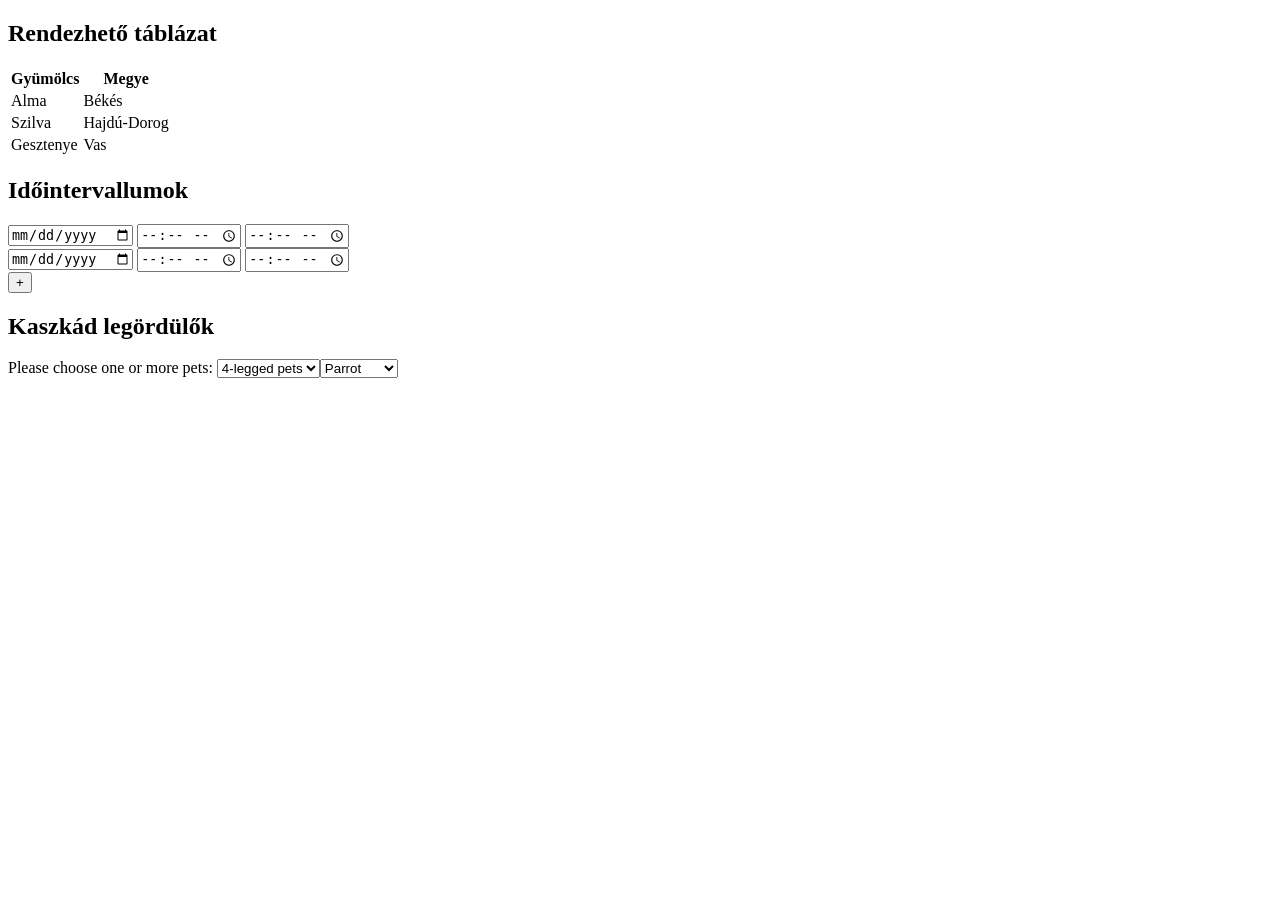
<file: Kötelezően választható tárgyak/Kliensoldali webprogramozás - IP-18KVIKWPROGEG/gy/02. Progresszív fejlesztés II/index.html>
<!DOCTYPE html>
<html lang="hu-HU">
<head>
    <meta charset="UTF-8">
    <title>Progresszív fejlesztés II.</title>

    <style>
        .wrong {
            border: 1px red solid;
        }
    </style>
</head>
<body>
<article>
    <h1>Rendezhető táblázat</h1>
    <table>
        <tr>
            <th>Gyümölcs</th>
            <th>Megye</th>
        </tr>
        <tr>
            <td>Alma</td>
            <td>Békés</td>
        </tr>
        <tr>
            <td>Szilva</td>
            <td>Hajdú-Dorog</td>
        </tr>
        <tr>
            <td>Gesztenye</td>
            <td>Vas</td>
        </tr>
    </table>
</article>

<article>
    <h1>Időintervallumok</h1>
    <form action="">
        <div class="idopont">
            <input type="date" name="datum[]">
            <input type="time" name="tol[]">
            <input type="time" name="ig[]">
        </div>
        <div class="idopont">
            <input type="date" name="datum[]">
            <input type="time" name="tol[]">
            <input type="time" name="ig[]">
        </div>
    </form>
</article>

<article>
    <h1>Kaszkád legördülők</h1>
    <label>Please choose one or more pets:
    <select name="pets">
        <optgroup label="4-legged pets">
            <option value="dog">Dog</option>
            <option value="cat">Cat</option>
            <option value="hamster">Hamster</option>
        </optgroup>
        <optgroup label="Flying pets">
            <option value="parrot">Parrot</option>
            <option value="macaw">Macaw</option>
            <option value="albatross">Albatross</option>
        </optgroup>
    </select>
    </label>
</article>


</body>
<script src='1.js'></script>
<script src='2.js'></script>
<script src='3.js'></script>
</html>
</file>
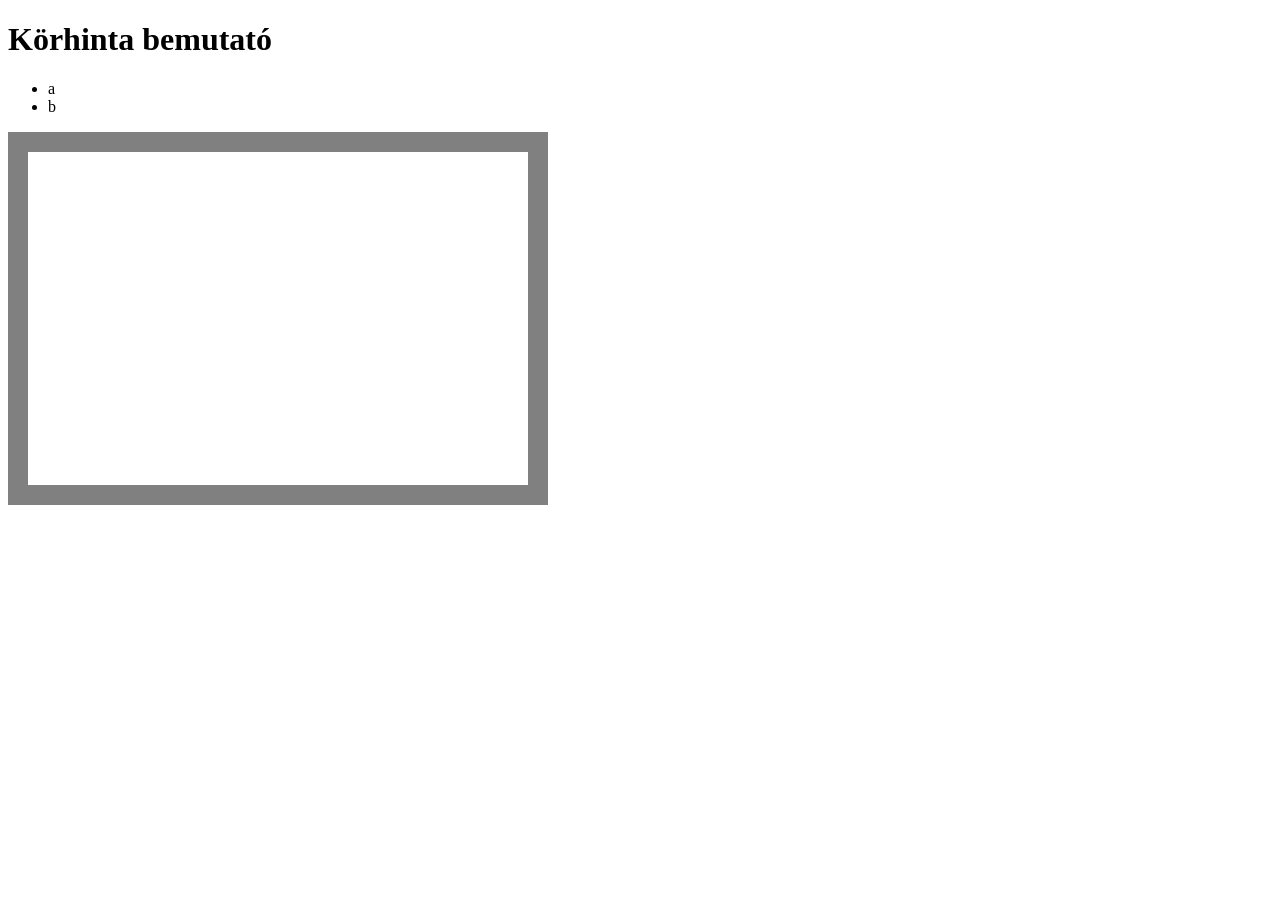
<file: Kötelezően választható tárgyak/Kliensoldali webprogramozás - IP-18KVIKWPROGEG/gy/03. Webkomponensek/image-carousel/index.html>
<!DOCTYPE html>
<html lang="en">

<head>
    <meta charset="UTF-8">
    <meta name="viewport" content="width=device-width, initial-scale=1.0">
    <title>Document</title>
</head>

<body>
<h1>Körhinta bemutató</h1>

<ul>
    <li>a</li>
    <li>b</li>
</ul>

<div is='image-carousel'>
    <ul>
        <li>
            <img src="https://images.unsplash.com/photo-1506305397377-57bf2306ae27?crop=entropy&cs=tinysrgb&fit=crop&fm=jpg&h=200&ixid=eyJhcHBfaWQiOjF9&ixlib=rb-1.2.1&q=80&w=300">
        </li>
        <li>
            <img src="https://images.unsplash.com/2/01.jpg?crop=entropy&cs=tinysrgb&fit=crop&fm=jpg&h=200&ixid=eyJhcHBfaWQiOjF9&ixlib=rb-1.2.1&q=80&w=300">
        </li>
        <li>
            <img src="https://images.unsplash.com/photo-1523100647980-c7a39cb1bcfe?crop=entropy&cs=tinysrgb&fit=crop&fm=jpg&h=200&ixid=eyJhcHBfaWQiOjF9&ixlib=rb-1.2.1&q=80&w=300">
        </li>
        <li>
            <img src="https://images.unsplash.com/photo-1428604467652-115d9d71a7f1?crop=entropy&cs=tinysrgb&fit=crop&fm=jpg&h=200&ixid=eyJhcHBfaWQiOjF9&ixlib=rb-1.2.1&q=80&w=300">
        </li>
        <li>
            <img src="https://images.unsplash.com/photo-1516259797517-9327bd50b4c0?crop=entropy&cs=tinysrgb&fit=crop&fm=jpg&h=200&ixid=eyJhcHBfaWQiOjF9&ixlib=rb-1.2.1&q=80&w=300">
        </li>
    </ul>
</div>

</body>
<script src='image-carousel.js'></script>
</html>
</file>
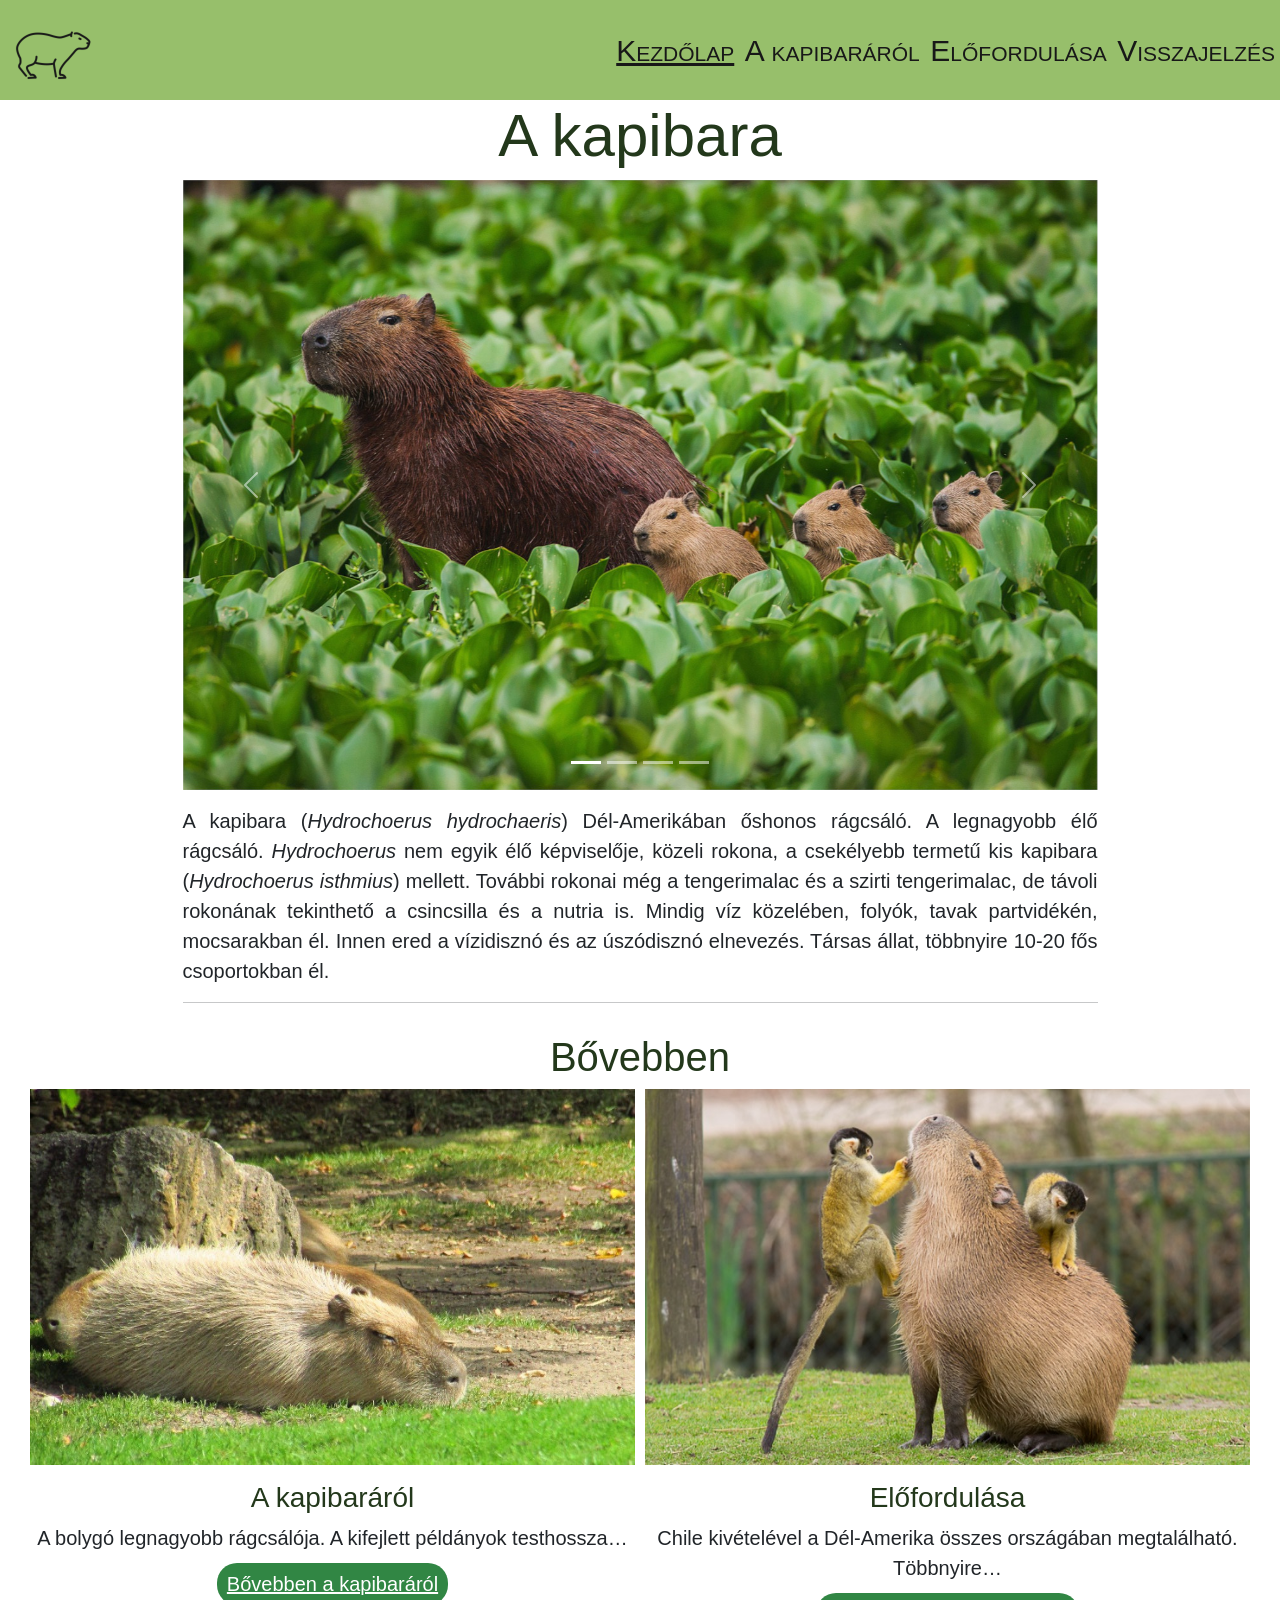
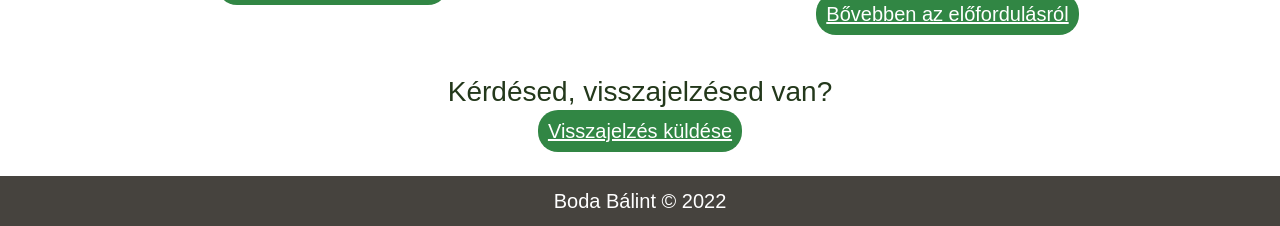
<file: Törzsanyag/2/Web-fejlesztés - IP-18WF1EG/Weblap/src/index.html>
<!DOCTYPE html>
<html lang="hu-HU">
<head>
    <!--Bootstrap-->
    <link href="https://cdn.jsdelivr.net/npm/bootstrap@5.1.3/dist/css/bootstrap.min.css" rel="stylesheet" integrity="sha384-1BmE4kWBq78iYhFldvKuhfTAU6auU8tT94WrHftjDbrCEXSU1oBoqyl2QvZ6jIW3" crossorigin="anonymous">
    <script src="https://cdn.jsdelivr.net/npm/bootstrap@5.1.3/dist/js/bootstrap.bundle.min.js" integrity="sha384-ka7Sk0Gln4gmtz2MlQnikT1wXgYsOg+OMhuP+IlRH9sENBO0LRn5q+8nbTov4+1p" crossorigin="anonymous"></script>

    <link rel="stylesheet" type="text/css" href="./css/default.css">
    <link rel="stylesheet" type="text/css" href="./css/index.css">
    <link rel="stylesheet" type="text/css" href="./css/print.css" media="print">

    <meta charset="UTF-8">
    <meta name="author" content="Boda Bálint">
    <meta name="viewport" content="width=device-width, initial-scale=1.0">

    <title>Kezdőlap - A kapibara</title>
    <link rel="icon" href="./media/images/favicon.jpg">
</head>
<body>

<nav class="out-of-bounds">
    <a href="#content">Ugrás a tartalomra</a>
</nav>

<header>
    <figure>
        <img src="./media/thumbnails/0S.png" alt="Kapibara">
    </figure>

    <nav>
        <ul>
            <li><a href="#content" id="current">Kezdőlap</a></li>
            <li><a href="./about.html">A kapibaráról</a></li>
            <li><a href="./range.html">Előfordulása</a></li>
            <li><a href="./feedback.html">Visszajelzés</a></li>
        </ul>
    </nav>
</header>

<main id="content">
    <section id="intro">
        <h1>A kapibara</h1>
        <!-- Bootstrap carousel -->
        <figure id="carousel">
            <div id="carouselExampleIndicators" class="carousel slide" data-bs-ride="carousel">
                <div class="carousel-indicators">
                    <button type="button" data-bs-target="#carouselExampleIndicators" data-bs-slide-to="0" class="active" aria-current="true" aria-label="Slide 1"></button>
                    <button type="button" data-bs-target="#carouselExampleIndicators" data-bs-slide-to="1" aria-label="Slide 2"></button>
                    <button type="button" data-bs-target="#carouselExampleIndicators" data-bs-slide-to="2" aria-label="Slide 3"></button>
                    <button type="button" data-bs-target="#carouselExampleIndicators" data-bs-slide-to="3" aria-label="Slide 4"></button>
                </div>
                <div class="carousel-inner">
                    <div class="carousel-item active">
                        <a href="./media/images/1aU.jpg"><img src="./media/thumbnails/1aUS.jpg" class="d-block w-100" alt="Egy felnőtt és három kölyök kapibara sűrű növényzetben."></a>
                    </div>
                    <div class="carousel-item">
                        <a href="./media/images/1bU.jpg"><img src="./media/thumbnails/1bUS.jpg" class="d-block w-100" alt="Egy felnőtt kapibara egy madárral a fején."></a>
                    </div>
                    <div class="carousel-item">
                        <a href="./media/images/1cU.jpg"><img src="./media/thumbnails/1cUS.jpg" class="d-block w-100" alt="Egy másik felnőtt kapibara egy madárral a fején."></a>
                    </div>
                    <div class="carousel-item">
                        <a href="./media/images/1dU.JPG"><img src="./media/thumbnails/1dUS.jpg" class="d-block w-100" alt="Egy fűben ülö felnőtt kapibara."></a>
                    </div>
                </div>
                <button class="carousel-control-prev" type="button" data-bs-target="#carouselExampleIndicators" data-bs-slide="prev">
                    <span class="carousel-control-prev-icon" aria-hidden="true"></span>
                    <span class="visually-hidden">Previous</span>
                </button>
                <button class="carousel-control-next" type="button" data-bs-target="#carouselExampleIndicators" data-bs-slide="next">
                    <span class="carousel-control-next-icon" aria-hidden="true"></span>
                    <span class="visually-hidden">Next</span>
                </button>
            </div>
        </figure>

        <div id="carousel-print">
            <img src="./media/thumbnails/1aUS.jpg" alt="Egy felnőtt és három kölyök kapibara sűrű növényzetben.">
            <img src="./media/thumbnails/1bUS.jpg" alt="Egy felnőtt kapibara egy madárral a fején.">
            <img src="./media/thumbnails/1cUS.jpg" alt="Egy felnőtt kapibara egy madárral a fején.">
            <img src="./media/thumbnails/1dUS.jpg" alt="Egy fűben fekvő felnőtt kapibara.">
        </div>

        <p>A kapibara (<i lang="la">Hydrochoerus hydrochaeris</i>) Dél-Amerikában őshonos rágcsáló. A legnagyobb élő rágcsáló. <i lang="la">Hydrochoerus</i> nem egyik élő képviselője, közeli rokona, a csekélyebb termetű kis kapibara (<i lang="la">Hydrochoerus isthmius</i>) mellett. További rokonai még a tengerimalac és a szirti tengerimalac, de távoli rokonának tekinthető a csincsilla és a nutria is. Mindig víz közelében, folyók, tavak partvidékén, mocsarakban él. Innen ered a vízidisznó és az úszódisznó elnevezés. Társas állat, többnyire 10-20 fős csoportokban él.</p>
    </section>

    <hr>

    <section class="next">
        <h2>Bővebben</h2>

        <div class="flex">
            <article>
                <figure>
                    <a href="./media/images/1fU.jpg"><img src="./media/thumbnails/1fUS.jpg" alt="Alvó kapibarák."></a>
                </figure>

                <h3>A kapibaráról</h3>
                <p>A bolygó legnagyobb rágcsálója. A kifejlett példányok testhossza…</p>
                <p><a href="./about.html" class="next-link">Bővebben a kapibaráról</a></p>
            </article>

            <article>
                <figure>
                    <a href="./media/images/1gU.jpg"><img src="./media/thumbnails/1gUS.jpg" alt="Kapibara és két majom."></a>
                </figure>

                <h3>Előfordulása</h3>
                <p>Chile kivételével a Dél-Amerika összes országában megtalálható. Többnyire…</p>
                <p><a href="./range.html" class="next-link">Bővebben az előfordulásról</a></p>
            </article>
        </div>

        <article id="feedback-article">
            <h3>Kérdésed, visszajelzésed van?</h3>
            <p><a href="./feedback.html" class="next-link">Visszajelzés küldése</a></p>
        </article>
    </section>
</main>

<footer>
    <p>Boda Bálint © 2022</p>
</footer>

</body>
</html>
</file>
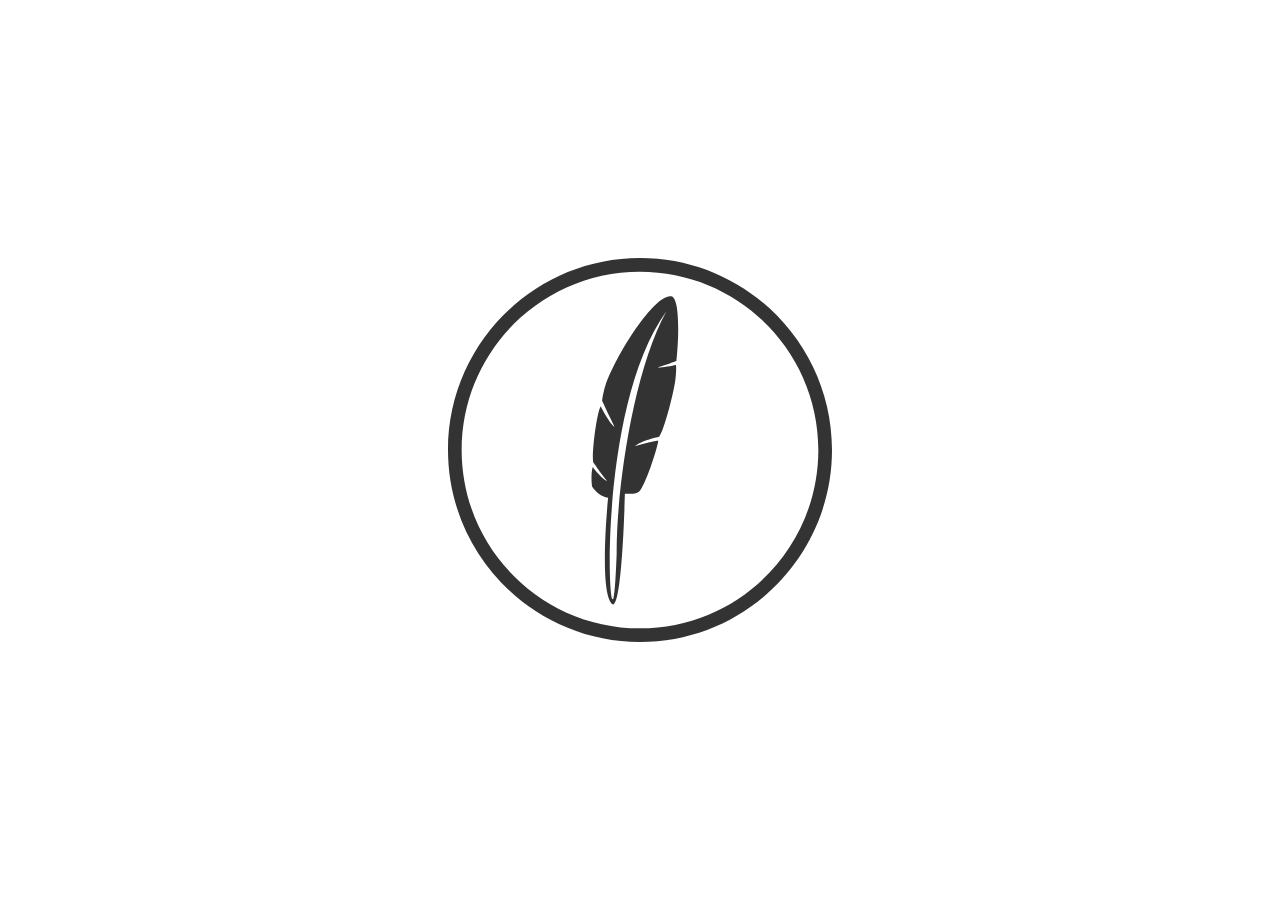
<file: Kötelezően választható tárgyak/Kliensoldali webprogramozás - IP-18KVIKWPROGEG/bead/2-react-surveys/rest-api/public/index.html>
<!DOCTYPE html>
<html lang="en">
  <head>
    <title>rest-api</title>
    <meta name="description" content="REST API for wizard home assigment">
    <meta name="viewport" content="width=device-width, initial-scale=1">
    <style>
      * {
        margin: 0;
        padding: 0;
        box-sizing: border-box;
      }

      html {
        height: 100%;
      }

      body {
        min-height: 100%;
        display: flex;
        align-items: center;
      }

      img.logo {
        display: block;
        margin: auto auto;
        width: 30%;
        max-width: 100%;
        max-height: 100%;
      }
    </style>
  </head>
  <body>
    <img class="logo" src="[data-uri]" />
  </body>
</html>
</file>
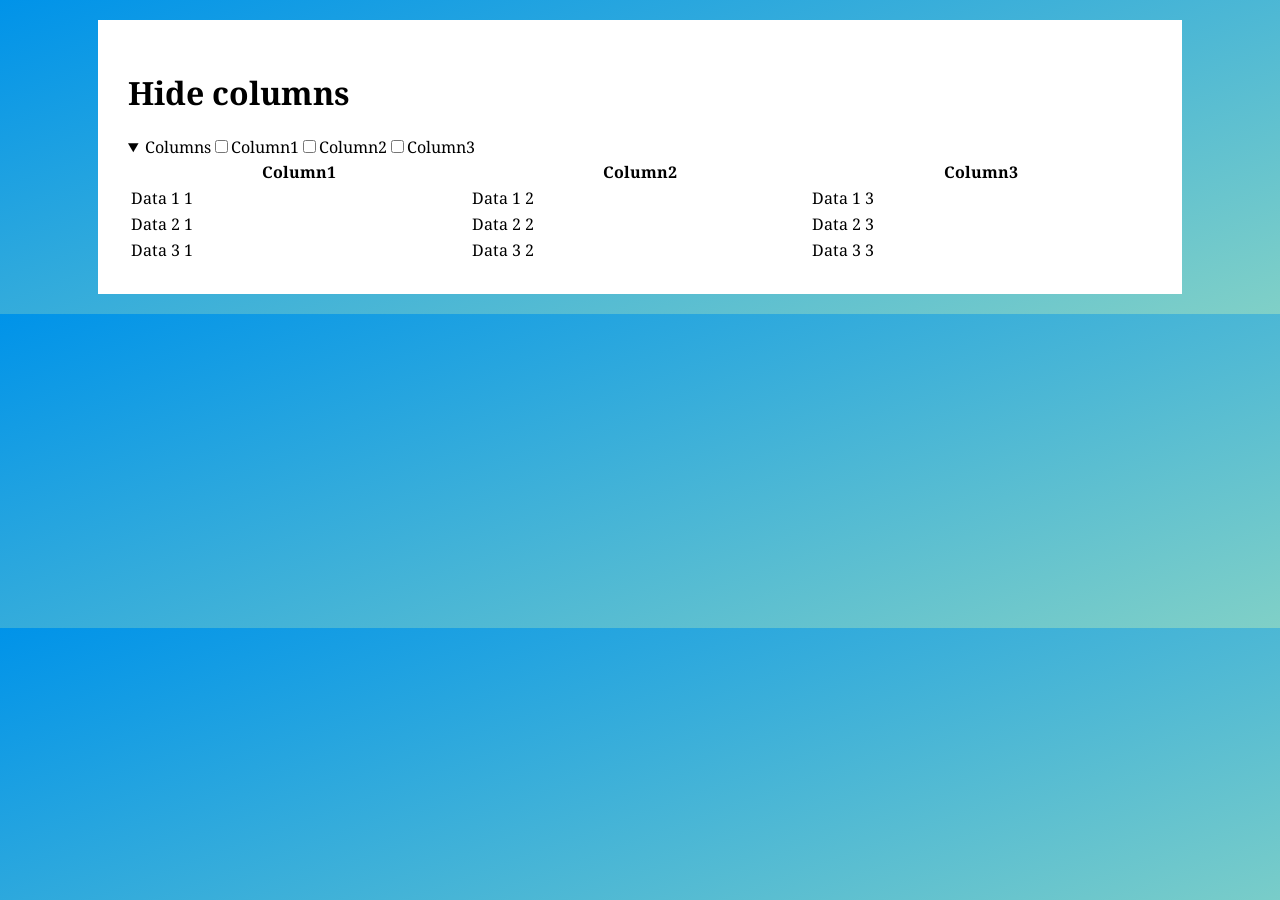
<file: Kötelezően választható tárgyak/Kliensoldali webprogramozás - IP-18KVIKWPROGEG/zh/csoport/csoport-zh-2023-1/2-hide-columns/index.html>
<!DOCTYPE html>
<html lang="en">
<head>
  <meta charset="UTF-8">
  <meta http-equiv="X-UA-Compatible" content="IE=edge">
  <meta name="viewport" content="width=device-width, initial-scale=1.0">
  <title>Hide columns</title>
  <link href="https://fonts.googleapis.com/css?family=Noto+Serif:r,i,b,bi&subset=latin-ext" rel="stylesheet">
  <link rel="stylesheet" href="index.css">
</head>
<body>
  <h1>Hide columns</h1>

  <template id="columns-template">
    <caption>
      <details open>
        <summary>Columns</summary>
      </details>
    </caption>
  </template>
  <table>
    <thead>
      <tr>
        <th>Column1</th>
        <th>Column2</th>
        <th>Column3</th>
      </tr>
    </thead>
    <tbody>
      <tr>
        <td>Data 1 1</td>
        <td>Data 1 2</td>
        <td>Data 1 3</td>
      </tr>
      <tr>
        <td>Data 2 1</td>
        <td>Data 2 2</td>
        <td>Data 2 3</td>
      </tr>
      <tr>
        <td>Data 3 1</td>
        <td>Data 3 2</td>
        <td>Data 3 3</td>
      </tr>
    </tbody>
  </table>

  <script src="index.js"></script>
</body>
</html>
</file>
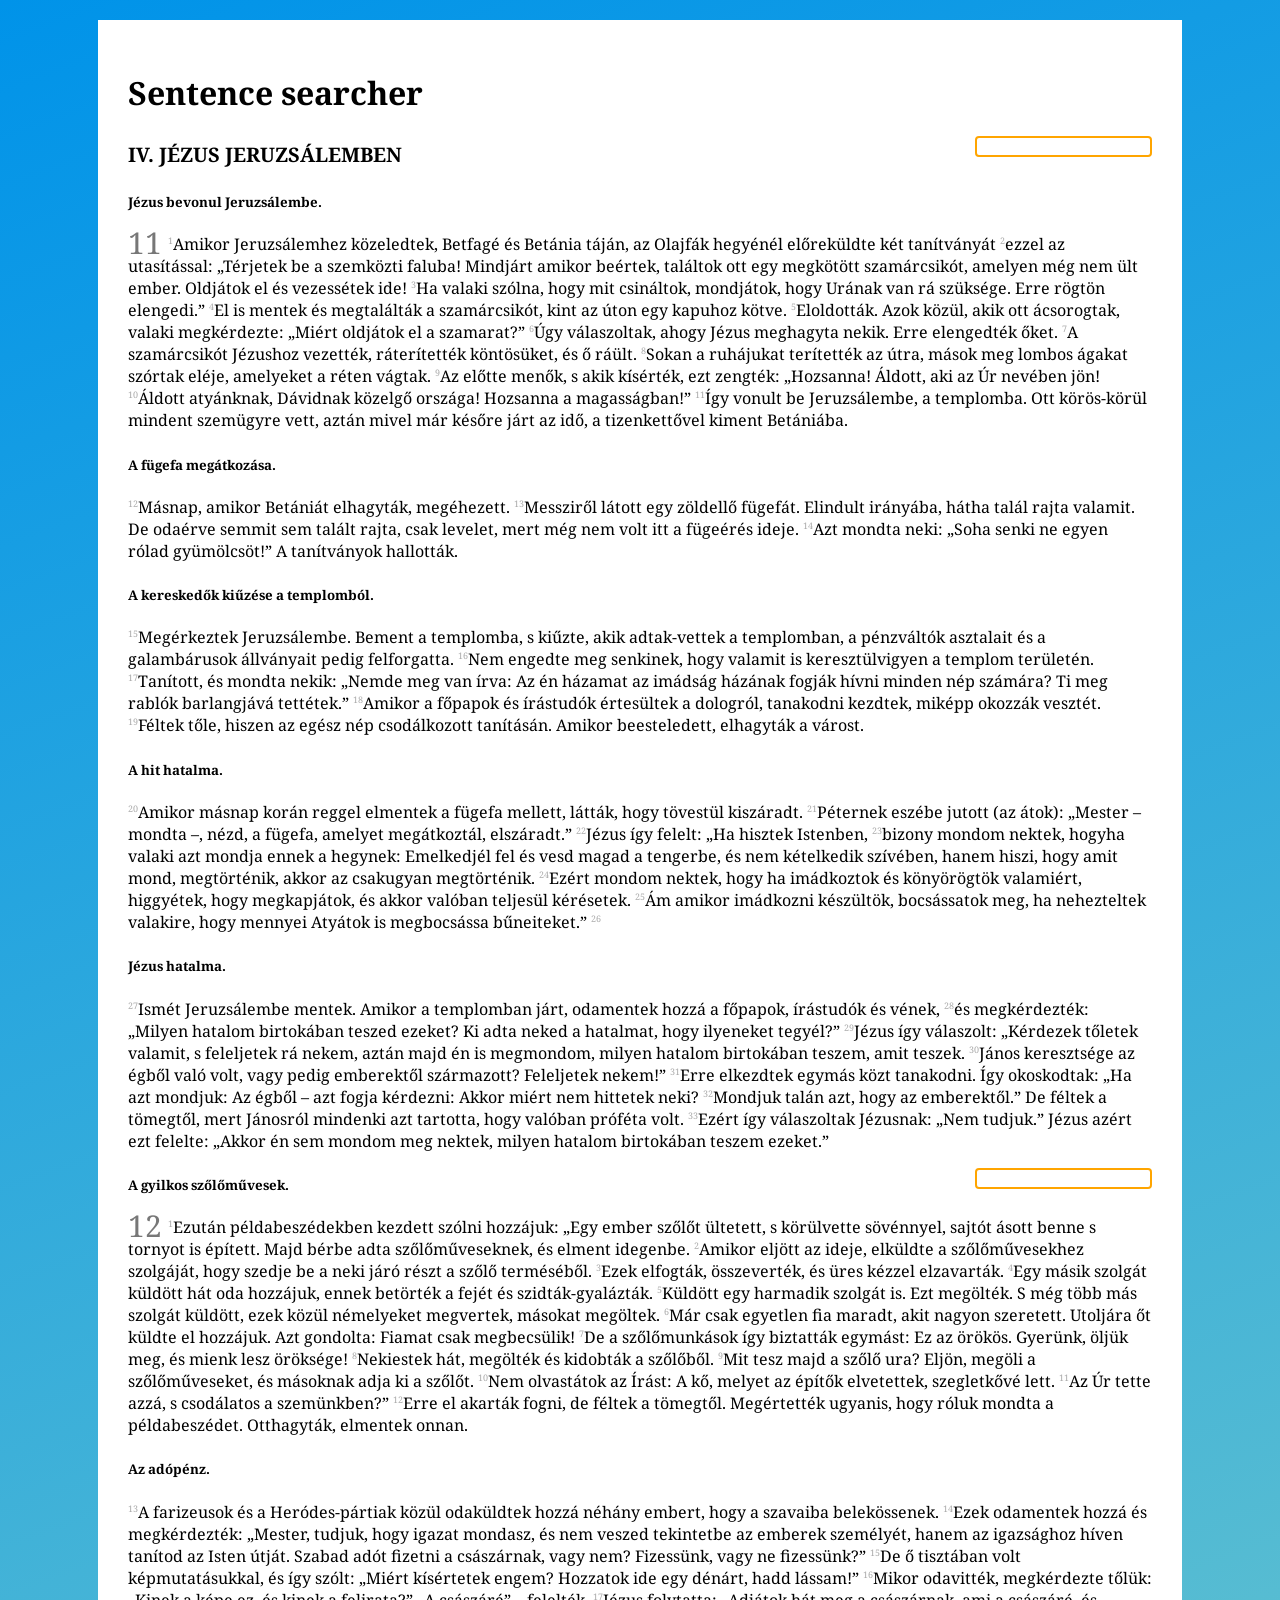
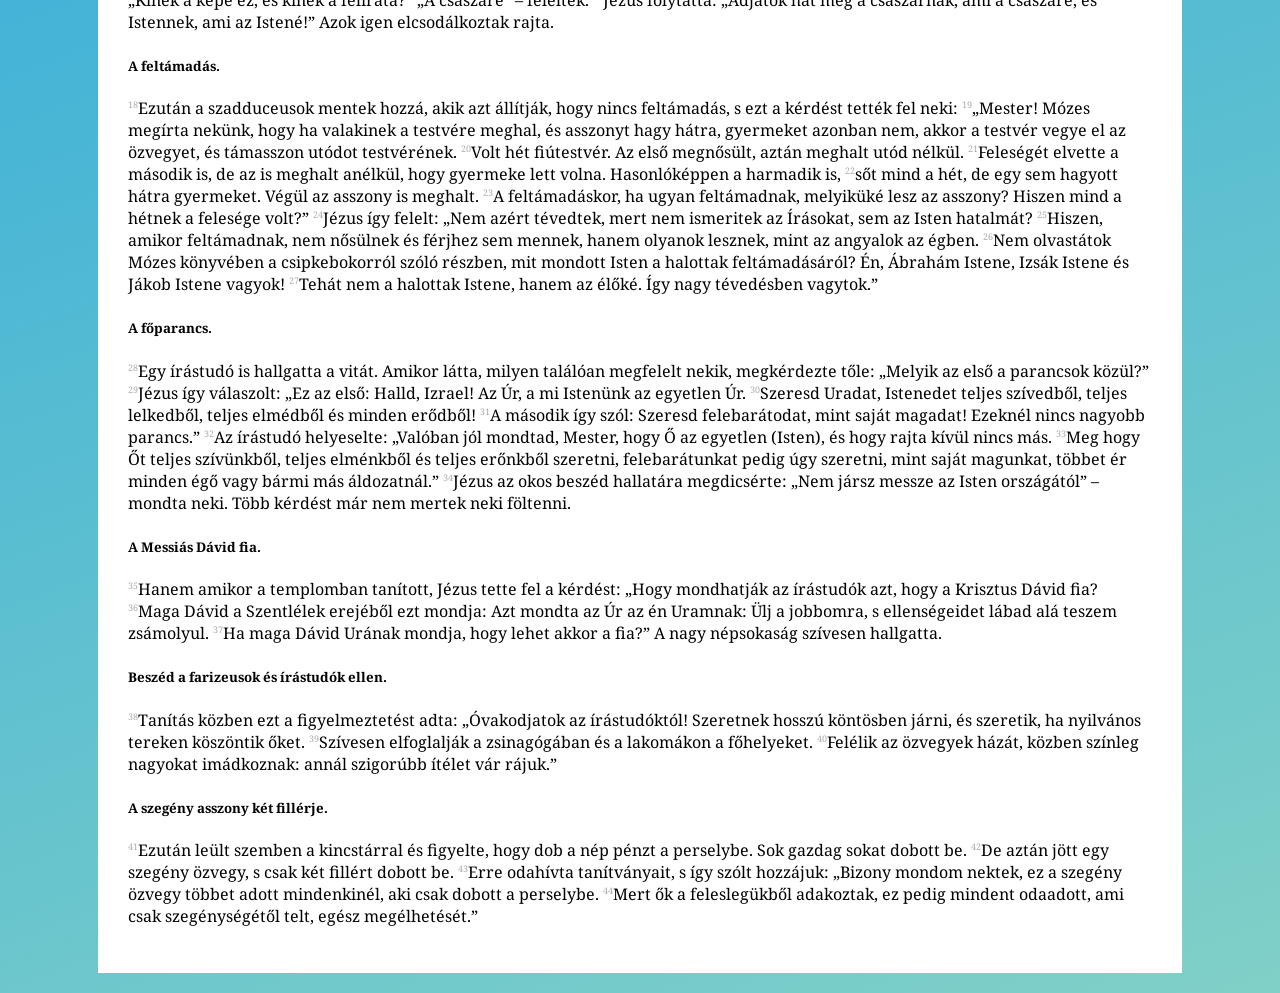
<file: Kötelezően választható tárgyak/Kliensoldali webprogramozás - IP-18KVIKWPROGEG/zh/csoport/csoport-zh-2023-1/3-sentence-searcher/index.html>
<!DOCTYPE html>
<html lang="en">

<head>
  <meta charset="UTF-8">
  <meta http-equiv="X-UA-Compatible" content="IE=edge">
  <meta name="viewport" content="width=device-width, initial-scale=1.0">
  <title>Sentence searcher</title>
  <link href="https://fonts.googleapis.com/css?family=Noto+Serif:r,i,b,bi&subset=latin-ext" rel="stylesheet">
  <link rel="stylesheet" href="index.css">
</head>

<body>
  <h1>Sentence searcher</h1>
  <section is="sentence-searcher">
    <h2>
      <small>IV. JÉZUS JERUZSÁLEMBEN</small>
    </h2>
    <h4>
      <small>Jézus bevonul Jeruzsálembe.</small>
    </h4>
    <p>
      <span class="text-muted numchapter">11</span>
      <span class="text-muted numv"><sup>1</sup></span>Amikor Jeruzsálemhez közeledtek, Betfagé és Betánia táján, az
      Olajfák hegyénél előreküldte két tanítványát

      <span class="text-muted numv"><sup>2</sup></span>ezzel az utasítással: „Térjetek be a szemközti faluba! Mindjárt
      amikor beértek, találtok ott egy megkötött szamárcsikót, amelyen még nem ült ember. Oldjátok el és vezessétek ide!

      <span class="text-muted numv"><sup>3</sup></span>Ha valaki szólna, hogy mit csináltok, mondjátok, hogy Urának van
      rá
      szüksége. Erre rögtön elengedi.”

      <span class="text-muted numv"><sup>4</sup></span>El is mentek és megtalálták a szamárcsikót, kint az úton egy
      kapuhoz kötve.

      <span class="text-muted numv"><sup>5</sup></span>Eloldották. Azok közül, akik ott ácsorogtak, valaki megkérdezte:
      „Miért oldjátok el a szamarat?”

      <span class="text-muted numv"><sup>6</sup></span>Úgy válaszoltak, ahogy Jézus meghagyta nekik. Erre elengedték
      őket.

      <span class="text-muted numv"><sup>7</sup></span>A szamárcsikót Jézushoz vezették, ráterítették köntösüket, és ő
      ráült.

      <span class="text-muted numv"><sup>8</sup></span>Sokan a ruhájukat terítették az útra, mások meg lombos ágakat
      szórtak eléje, amelyeket a réten vágtak.

      <span class="text-muted numv"><sup>9</sup></span>Az előtte menők, s akik kísérték, ezt zengték: „Hozsanna! Áldott,
      aki az Úr nevében jön!

      <span class="text-muted numv"><sup>10</sup></span>Áldott atyánknak, Dávidnak közelgő országa! Hozsanna a
      magasságban!”

      <span class="text-muted numv"><sup>11</sup></span>Így vonult be Jeruzsálembe, a templomba. Ott körös-körül mindent
      szemügyre vett, aztán mivel már későre járt az idő, a tizenkettővel kiment Betániába.
    </p>
    <h4 id="heading_20201101200_3">
      <small>A fügefa megátkozása.</small>
    </h4>
    <p>
      <span class="text-muted numv"><sup>12</sup></span>Másnap, amikor Betániát elhagyták, megéhezett.

      <span class="text-muted numv"><sup>13</sup></span>Messziről látott egy zöldellő fügefát. Elindult irányába, hátha
      talál rajta valamit. De odaérve semmit sem talált rajta, csak levelet, mert még nem volt itt a fügeérés ideje.

      <span class="text-muted numv"><sup>14</sup></span>Azt mondta neki: „Soha senki ne egyen rólad gyümölcsöt!” A
      tanítványok hallották.
    </p>

    <h4 id="heading_20201101500_3">
      <small>A kereskedők kiűzése a templomból.</small>
    </h4>
    <p>
      <span class="text-muted numv"><sup>15</sup></span>Megérkeztek Jeruzsálembe. Bement a templomba, s kiűzte, akik
      adtak-vettek a templomban, a pénzváltók asztalait és a galambárusok állványait pedig felforgatta.

      <span class="text-muted numv"><sup>16</sup></span>Nem engedte meg senkinek, hogy valamit is keresztülvigyen a
      templom területén.

      <span class="text-muted numv"><sup>17</sup></span>Tanított, és mondta nekik: „Nemde meg van írva: Az én házamat az
      imádság házának fogják hívni minden nép számára? Ti meg rablók barlangjává tettétek.”

      <span class="text-muted numv"><sup>18</sup></span>Amikor a főpapok és írástudók értesültek a dologról, tanakodni
      kezdtek, miképp okozzák vesztét.

      <span class="text-muted numv"><sup>19</sup></span>Féltek tőle, hiszen az egész nép csodálkozott tanításán. Amikor
      beesteledett, elhagyták a várost.
    </p>
    <h4 id="heading_20201102000_3">
      <small>A hit hatalma.</small>
    </h4>
    <p>
      <span class="text-muted numv"><sup>20</sup></span>Amikor másnap korán reggel elmentek a fügefa mellett, látták,
      hogy
      tövestül kiszáradt.

      <span class="text-muted numv"><sup>21</sup></span>Péternek eszébe jutott (az átok): „Mester – mondta –, nézd, a
      fügefa, amelyet megátkoztál, elszáradt.”

      <span class="text-muted numv"><sup>22</sup></span>Jézus így felelt: „Ha hisztek Istenben,

      <span class="text-muted numv"><sup>23</sup></span>bizony mondom nektek, hogyha valaki azt mondja ennek a hegynek:
      Emelkedjél fel és vesd magad a tengerbe, és nem kételkedik szívében, hanem hiszi, hogy amit mond, megtörténik,
      akkor
      az csakugyan megtörténik.

      <span class="text-muted numv"><sup>24</sup></span>Ezért mondom nektek, hogy ha imádkoztok és könyörögtök
      valamiért,
      higgyétek, hogy megkapjátok, és akkor valóban teljesül kérésetek.

      <span class="text-muted numv"><sup>25</sup></span>Ám amikor imádkozni készültök, bocsássatok meg, ha nehezteltek
      valakire, hogy mennyei Atyátok is megbocsássa bűneiteket.”

      <span class="text-muted numv"><sup>26</sup></span>
    </p>

    <h4 id="heading_20201102700_3">
      <small>Jézus hatalma.</small>
    </h4>
    <p>
      <span class="text-muted numv"><sup>27</sup></span>Ismét Jeruzsálembe mentek. Amikor a templomban járt, odamentek
      hozzá a főpapok, írástudók és vének,

      <span class="text-muted numv"><sup>28</sup></span>és megkérdezték: „Milyen hatalom birtokában teszed ezeket? Ki
      adta
      neked a hatalmat, hogy ilyeneket tegyél?”

      <span class="text-muted numv"><sup>29</sup></span>Jézus így válaszolt: „Kérdezek tőletek valamit, s feleljetek rá
      nekem, aztán majd én is megmondom, milyen hatalom birtokában teszem, amit teszek.

      <span class="text-muted numv"><sup>30</sup></span>János keresztsége az égből való volt, vagy pedig emberektől
      származott? Feleljetek nekem!”

      <span class="text-muted numv"><sup>31</sup></span>Erre elkezdtek egymás közt tanakodni. Így okoskodtak: „Ha azt
      mondjuk: Az égből – azt fogja kérdezni: Akkor miért nem hittetek neki?

      <span class="text-muted numv"><sup>32</sup></span>Mondjuk talán azt, hogy az emberektől.” De féltek a tömegtől,
      mert
      Jánosról mindenki azt tartotta, hogy valóban próféta volt.

      <span class="text-muted numv"><sup>33</sup></span>Ezért így válaszoltak Jézusnak: „Nem tudjuk.” Jézus azért ezt
      felelte: „Akkor én sem mondom meg nektek, milyen hatalom birtokában teszem ezeket.”

    </p>
  </section>
  <section is="sentence-searcher">
    <h4 id="heading_20201200100_3">
      <small>A gyilkos szőlőművesek.</small>
    </h4>
    <p>
      <span class="text-muted numchapter">12</span>
      <span class="text-muted numv"><sup>1</sup></span>Ezután példabeszédekben kezdett szólni hozzájuk: „Egy ember
      szőlőt
      ültetett, s körülvette sövénnyel, sajtót ásott benne s tornyot is épített. Majd bérbe adta szőlőműveseknek, és
      elment idegenbe.

      <span class="text-muted numv"><sup>2</sup></span>Amikor eljött az ideje, elküldte a szőlőművesekhez szolgáját,
      hogy
      szedje be a neki járó részt a szőlő terméséből.

      <span class="text-muted numv"><sup>3</sup></span>Ezek elfogták, összeverték, és üres kézzel elzavarták.

      <span class="text-muted numv"><sup>4</sup></span>Egy másik szolgát küldött hát oda hozzájuk, ennek betörték a
      fejét
      és szidták-gyalázták.

      <span class="text-muted numv"><sup>5</sup></span>Küldött egy harmadik szolgát is. Ezt megölték. S még több más
      szolgát küldött, ezek közül némelyeket megvertek, másokat megöltek.

      <span class="text-muted numv"><sup>6</sup></span>Már csak egyetlen fia maradt, akit nagyon szeretett. Utoljára őt
      küldte el hozzájuk. Azt gondolta: Fiamat csak megbecsülik!

      <span class="text-muted numv"><sup>7</sup></span>De a szőlőmunkások így biztatták egymást: Ez az örökös. Gyerünk,
      öljük meg, és mienk lesz öröksége!

      <span class="text-muted numv"><sup>8</sup></span>Nekiestek hát, megölték és kidobták a szőlőből.

      <span class="text-muted numv"><sup>9</sup></span>Mit tesz majd a szőlő ura? Eljön, megöli a szőlőműveseket, és
      másoknak adja ki a szőlőt.

      <span class="text-muted numv"><sup>10</sup></span>Nem olvastátok az Írást: A kő, melyet az építők elvetettek,
      szegletkővé lett.

      <span class="text-muted numv"><sup>11</sup></span>Az Úr tette azzá, s csodálatos a szemünkben?”

      <span class="text-muted numv"><sup>12</sup></span>Erre el akarták fogni, de féltek a tömegtől. Megértették
      ugyanis,
      hogy róluk mondta a példabeszédet. Otthagyták, elmentek onnan.
    </p>
    <h4 id="heading_20201201300_3">
      <small>Az adópénz.</small>
    </h4>
    <p>
      <span class="text-muted numv"><sup>13</sup></span>A farizeusok és a Heródes-pártiak közül odaküldtek hozzá néhány
      embert, hogy a szavaiba belekössenek.

      <span class="text-muted numv"><sup>14</sup></span>Ezek odamentek hozzá és megkérdezték: „Mester, tudjuk, hogy
      igazat
      mondasz, és nem veszed tekintetbe az emberek személyét, hanem az igazsághoz híven tanítod az Isten útját. Szabad
      adót fizetni a császárnak, vagy nem? Fizessünk, vagy ne fizessünk?”

      <span class="text-muted numv"><sup>15</sup></span>De ő tisztában volt képmutatásukkal, és így szólt: „Miért
      kísértetek engem? Hozzatok ide egy dénárt, hadd lássam!”

      <span class="text-muted numv"><sup>16</sup></span>Mikor odavitték, megkérdezte tőlük: „Kinek a képe ez, és kinek a
      felirata?” „A császáré” – felelték.

      <span class="text-muted numv"><sup>17</sup></span>Jézus folytatta: „Adjátok hát meg a császárnak, ami a császáré,
      és
      Istennek, ami az Istené!” Azok igen elcsodálkoztak rajta.
    </p>
    <h4 id="heading_20201201800_3">
      <small>A feltámadás.</small>
    </h4>
    <p>
      <span class="text-muted numv"><sup>18</sup></span>Ezután a szadduceusok mentek hozzá, akik azt állítják, hogy
      nincs
      feltámadás, s ezt a kérdést tették fel neki:

      <span class="text-muted numv"><sup>19</sup></span>„Mester! Mózes megírta nekünk, hogy ha valakinek a testvére
      meghal, és asszonyt hagy hátra, gyermeket azonban nem, akkor a testvér vegye el az özvegyet, és támasszon utódot
      testvérének.

      <span class="text-muted numv"><sup>20</sup></span>Volt hét fiútestvér. Az első megnősült, aztán meghalt utód
      nélkül.

      <span class="text-muted numv"><sup>21</sup></span>Feleségét elvette a második is, de az is meghalt anélkül, hogy
      gyermeke lett volna. Hasonlóképpen a harmadik is,

      <span class="text-muted numv"><sup>22</sup></span>sőt mind a hét, de egy sem hagyott hátra gyermeket. Végül az
      asszony is meghalt.

      <span class="text-muted numv"><sup>23</sup></span>A feltámadáskor, ha ugyan feltámadnak, melyiküké lesz az
      asszony?
      Hiszen mind a hétnek a felesége volt?”

      <span class="text-muted numv"><sup>24</sup></span>Jézus így felelt: „Nem azért tévedtek, mert nem ismeritek az
      Írásokat, sem az Isten hatalmát?

      <span class="text-muted numv"><sup>25</sup></span>Hiszen, amikor feltámadnak, nem nősülnek és férjhez sem mennek,
      hanem olyanok lesznek, mint az angyalok az égben.

      <span class="text-muted numv"><sup>26</sup></span>Nem olvastátok Mózes könyvében a csipkebokorról szóló részben,
      mit
      mondott Isten a halottak feltámadásáról? Én, Ábrahám Istene, Izsák Istene és Jákob Istene vagyok!

      <span class="text-muted numv"><sup>27</sup></span>Tehát nem a halottak Istene, hanem az élőké. Így nagy tévedésben
      vagytok.”
    </p>
    <h4 id="heading_20201202800_3">
      <small>A főparancs.</small>
    </h4>
    <p>
      <span class="text-muted numv"><sup>28</sup></span>Egy írástudó is hallgatta a vitát. Amikor látta, milyen találóan
      megfelelt nekik, megkérdezte tőle: „Melyik az első a parancsok közül?”

      <span class="text-muted numv"><sup>29</sup></span>Jézus így válaszolt: „Ez az első: Halld, Izrael! Az Úr, a mi
      Istenünk az egyetlen Úr.

      <span class="text-muted numv"><sup>30</sup></span>Szeresd Uradat, Istenedet teljes szívedből, teljes lelkedből,
      teljes elmédből és minden erődből!

      <span class="text-muted numv"><sup>31</sup></span>A második így szól: Szeresd felebarátodat, mint saját magadat!
      Ezeknél nincs nagyobb parancs.”

      <span class="text-muted numv"><sup>32</sup></span>Az írástudó helyeselte: „Valóban jól mondtad, Mester, hogy Ő az
      egyetlen (Isten), és hogy rajta kívül nincs más.

      <span class="text-muted numv"><sup>33</sup></span>Meg hogy Őt teljes szívünkből, teljes elménkből és teljes
      erőnkből
      szeretni, felebarátunkat pedig úgy szeretni, mint saját magunkat, többet ér minden égő­ vagy bármi más
      áldozatnál.”

      <span class="text-muted numv"><sup>34</sup></span>Jézus az okos beszéd hallatára megdicsérte: „Nem jársz messze az
      Isten országától” – mondta neki. Több kérdést már nem mertek neki föltenni.
    </p>
    <h4 id="heading_20201203500_3">
      <small>A Messiás Dávid fia.</small>
    </h4>
    <p>
      <span class="text-muted numv"><sup>35</sup></span>Hanem amikor a templomban tanított, Jézus tette fel a kérdést:
      „Hogy mondhatják az írástudók azt, hogy a Krisztus Dávid fia?

      <span class="text-muted numv"><sup>36</sup></span>Maga Dávid a Szentlélek erejéből ezt mondja: Azt mondta az Úr az
      én Uramnak: Ülj a jobbomra, s ellenségeidet lábad alá teszem zsámolyul.

      <span class="text-muted numv"><sup>37</sup></span>Ha maga Dávid Urának mondja, hogy lehet akkor a fia?” A nagy
      népsokaság szívesen hallgatta.
    </p>
    <h4 id="heading_20201203800_3">
      <small>Beszéd a farizeusok és írástudók ellen.</small>
    </h4>
    <p>
      <span class="text-muted numv"><sup>38</sup></span>Tanítás közben ezt a figyelmeztetést adta: „Óvakodjatok az
      írástudóktól! Szeretnek hosszú köntösben járni, és szeretik, ha nyilvános tereken köszöntik őket.

      <span class="text-muted numv"><sup>39</sup></span>Szívesen elfoglalják a zsinagógában és a lakomákon a főhelyeket.

      <span class="text-muted numv"><sup>40</sup></span>Felélik az özvegyek házát, közben színleg nagyokat imádkoznak:
      annál szigorúbb ítélet vár rájuk.”
    </p>
    <h4 id="heading_20201204100_3">
      <small>A szegény asszony két fillérje.</small>
    </h4>
    <p>
      <span class="text-muted numv"><sup>41</sup></span>Ezután leült szemben a kincstárral és figyelte, hogy dob a nép
      pénzt a perselybe. Sok gazdag sokat dobott be.

      <span class="text-muted numv"><sup>42</sup></span>De aztán jött egy szegény özvegy, s csak két fillért dobott be.

      <span class="text-muted numv"><sup>43</sup></span>Erre odahívta tanítványait, s így szólt hozzájuk: „Bizony mondom
      nektek, ez a szegény özvegy többet adott mindenkinél, aki csak dobott a perselybe.

      <span class="text-muted numv"><sup>44</sup></span>Mert ők a feleslegükből adakoztak, ez pedig mindent odaadott,
      ami
      csak szegénységétől telt, egész megélhetését.”
    </p>

  </section>

  <script src="index.js"></script>
</body>

</html>
</file>
<file: Törzsanyag/2/Web-fejlesztés - IP-18WF1EG/Weblap/src/css/default.css>
img {
    width: 100%;
}

/* out-of-bounds */
.out-of-bounds {
    position: absolute;
    left: -5000px
}

.out-of-bounds a:focus {
    position: static;
    background-color: white;
}

body {
    font-family: Arial, Verdana, sans-serif;
    text-align: justify;
    font-size: 1.25em;
}

main {
    margin-left: 30px;
    margin-right: 30px;
}

footer {
    margin-top: 30px;
    display: flex;
    background: #46433e;
    color: white;
    bottom: 0;
    align-items: center;
    justify-content: center;
    width: 100%;
    height: 50px;
}

footer p {
	margin: 0;
}


/* a */
a {
    color: #297e2e;
}

a:visited {
    color: #18381a;
}

a:hover {
    color: #5bab60;
}


/*header*/
header {
    opacity: 0.9;
    width: 100%;
    background: #8cb95b;
    align-items: center;
    display: flex;
    justify-content: space-between;
}

header nav ul {
    text-align: right;
    margin-bottom: 0;
}

header nav ul li {
    list-style-type: none;
    display: inline;
    font-size: 1.5em;
    font-variant: small-caps;
    padding-right: 5px;
}

header img{
    width: 100px;
    height: 100px;
}

header figure {
    margin: 0;
}

header nav ul a, header nav ul a:visited {
    text-decoration: none;
    color: black;
}

header nav ul a:hover {
    color: #18381a;
}

header nav ul a#current {
    text-decoration: underline;
}

/* headings */
h1 {
    text-align: center;
    font-size: 3em;
    color: #23381b;
}

h2 {
    text-align: center;
    font-size: 2em;
    color: #23381b;
}

h3 {
    color: #23381b;
}

/* next */
a.next-link {
    color:white;
    background: #318644;
    padding: 10px;
    border-radius: 20px;
}

a:visited.next-link {
    color: white;
    background: #23381b;
}
a:hover.next-link {
    color: lightgray;
}

section.next {
    margin-top: 30px;
    text-align: center;
}

section.next h2 {
    text-align: center;
}
</file>
<file: Törzsanyag/2/Web-fejlesztés - IP-18WF1EG/Weblap/src/css/index.css>
section#intro figure, section#intro p, hr {
    width: 75%;
    margin-left: auto;
    margin-right: auto;
}

div.flex {
    display: flex;
    justify-content: space-evenly;
    gap: 10px;
}

section.next article {
    text-align: center;
}

section.next article#feedback-article {
    margin-top: 30px;
}

#carousel-print {
    display: none;
}

@media only screen and (max-width: 1023px) {
    #intro {
        width: 100%;
        margin-left: 0;
        margin-right: 0;
    }

    main {
        margin-left: 15px;
        margin-right: 15px;
    }
}

@media only screen and (max-width: 767px) {
    .flex {
        flex-direction: column;
    }
}
</file>
<file: Törzsanyag/2/Web-fejlesztés - IP-18WF1EG/Weblap/src/css/print.css>
#carousel-print {
    display: flex;
}

#carousel-print img {
    width: 25%;
}

#carousel {
    display: none;
}

section#intro p {
    margin: 0;
    width: 100%;
}

section#next {
    display: none;
}

div#video {
    display: none;
}

#aside-div aside {
    min-width: 100%;
    max-width: 100%;
    width: 100%;
    float: none;
    margin-right: auto;
    margin-left: auto;
    padding: 0;
    border: #080404 1px solid;
    page-break-after: always;
}

header {
    display: none;
}

h1, h2, h3, a {
    text-shadow: none;
    color: black;
}

img {
    width: 50%;
}

.next {
    display: none;
}

input[type=text], input[type=email] {
    border: 2px solid black;
    border-radius: 5px;
}
</file>
<file: Kötelezően választható tárgyak/Kliensoldali webprogramozás - IP-18KVIKWPROGEG/zh/csoport/csoport-zh-2023-1/2-hide-columns/index.css>
html {
  background-color: #0093E9;
  background-image: linear-gradient(160deg, #0093E9 0%, #80D0C7 100%);
  
}
body {
  font-family: 'Noto Serif', serif;
  max-width: 80%;
  margin: 20px auto;
  background-color: white;
  padding: 30px;
}

table {
  width: 100%;
}
table caption {
  width: 100%;
  text-align: left;
}
.hide {
  display: none;
}
</file>
<file: Kötelezően választható tárgyak/Kliensoldali webprogramozás - IP-18KVIKWPROGEG/zh/csoport/csoport-zh-2023-1/3-sentence-searcher/index.css>
html {
  background-color: #0093E9;
  background-image: linear-gradient(160deg, #0093E9 0%, #80D0C7 100%);
  
}
body {
  font-family: 'Noto Serif', serif;
  max-width: 80%;
  margin: 20px auto;
  background-color: white;
  padding: 30px;
}

.searchable-text-input {
  float: right;
  border: 2px solid orange;
  border-radius: 4px;
}
span.separator {
  background-color: hsla(38, 100%, 50%, 0.5);
}
sup {
  color: #aaa;
  font-size: xx-small;
}
.numchapter {
  font-size: 30px;
  float: left;
  padding-right: 6px;
  line-height: 20px;
  color: #777;
}
</file>
